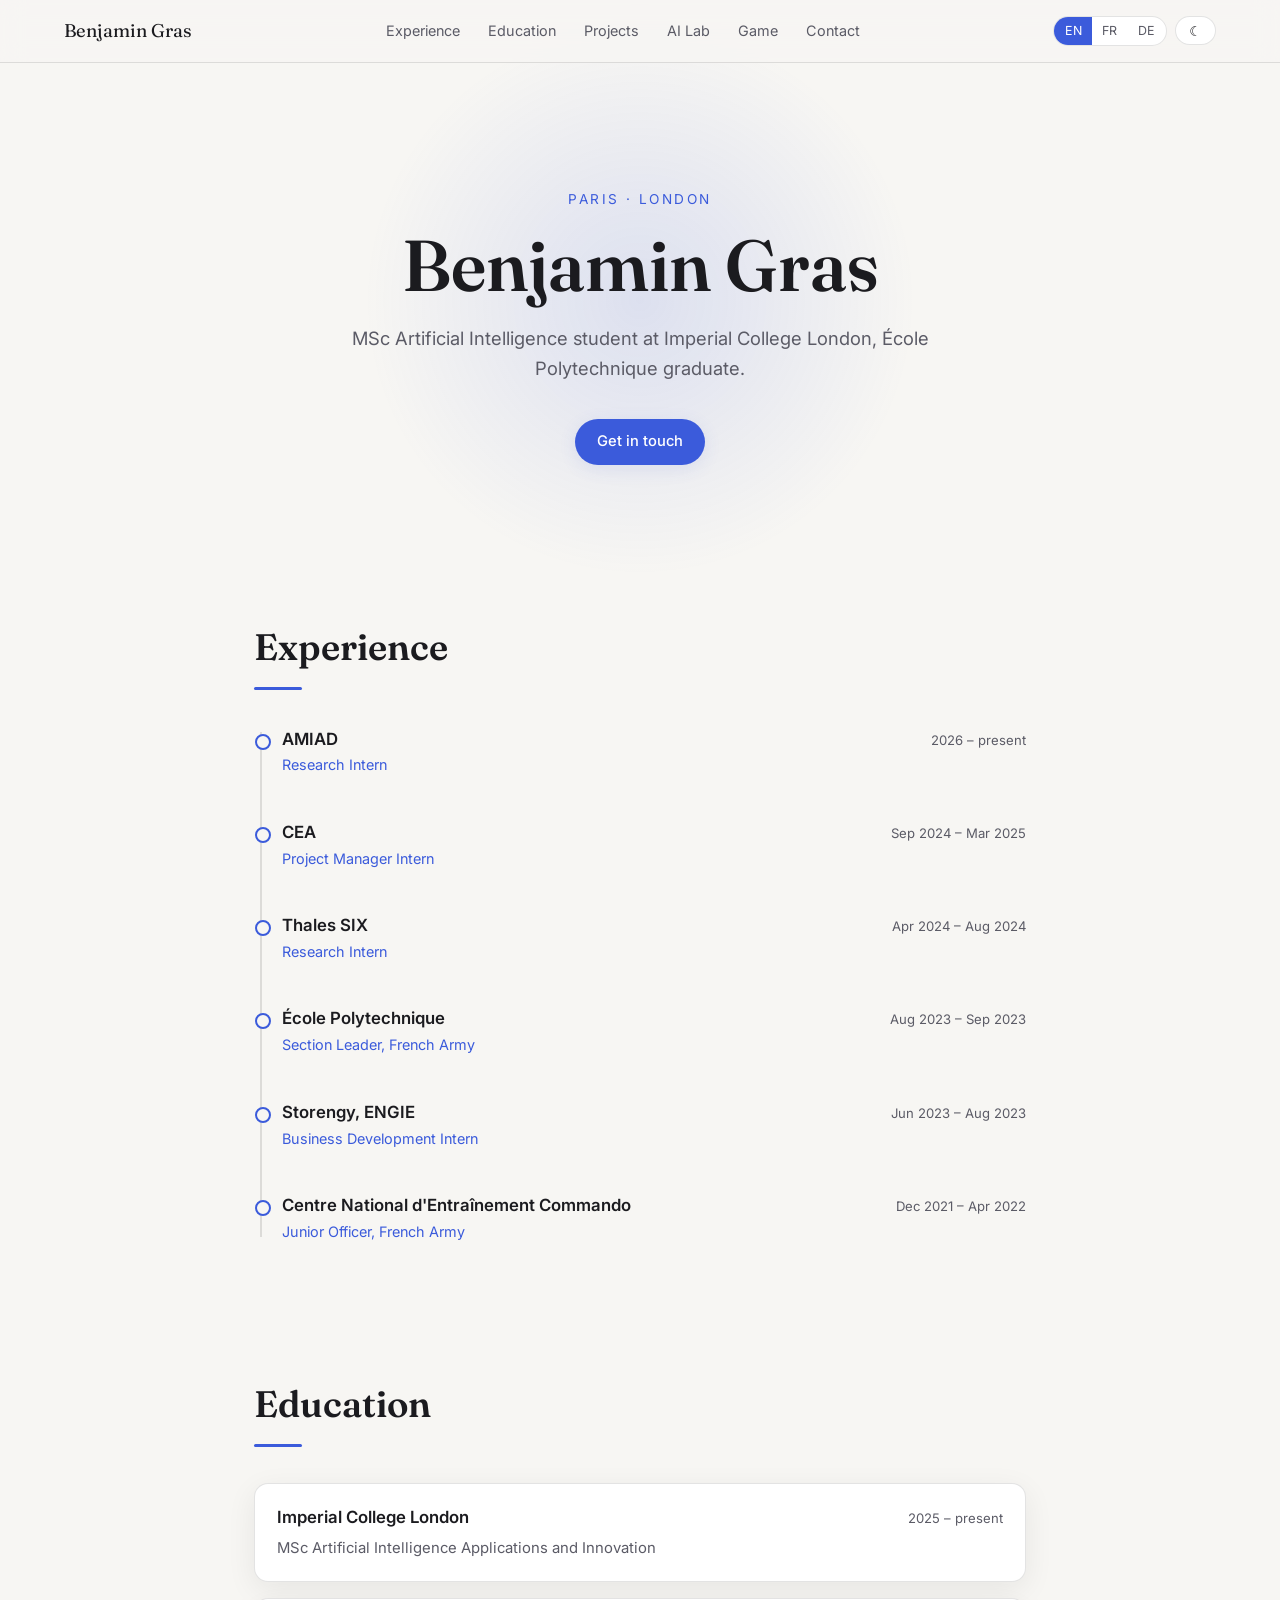
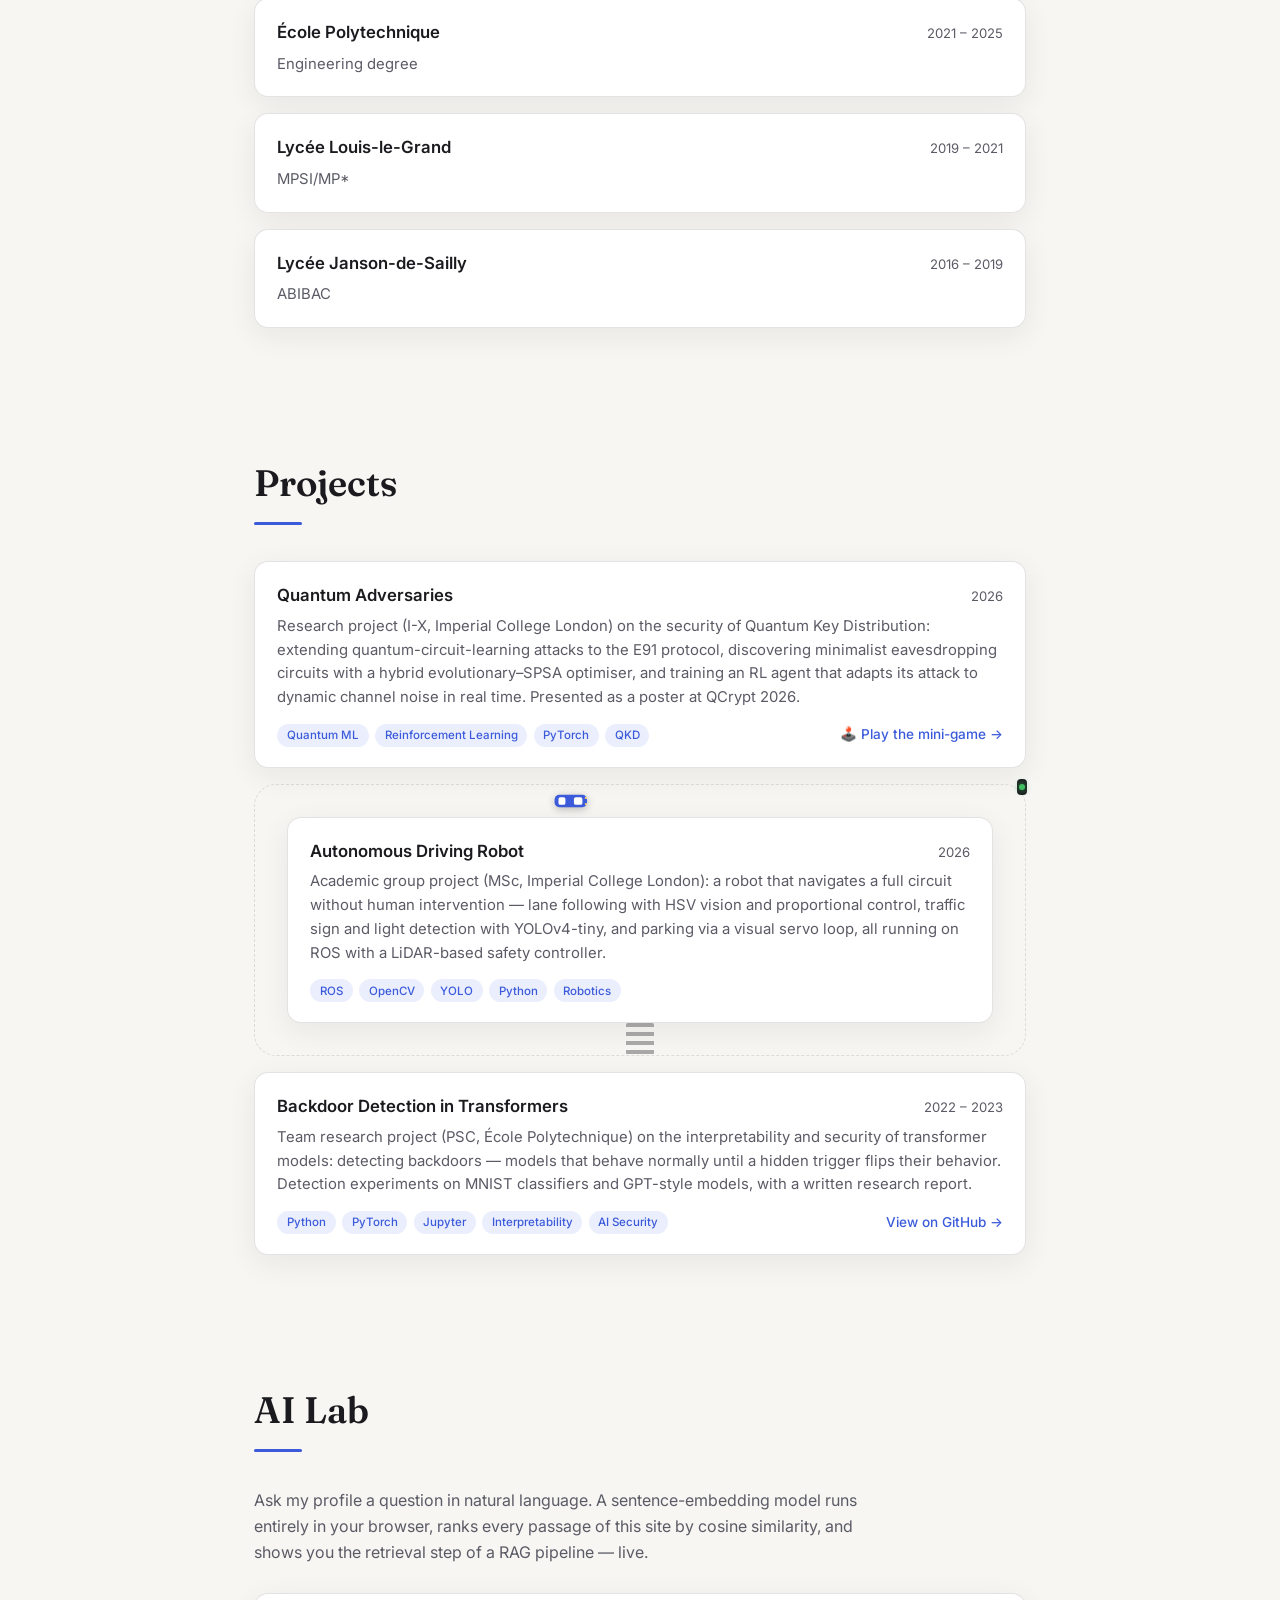
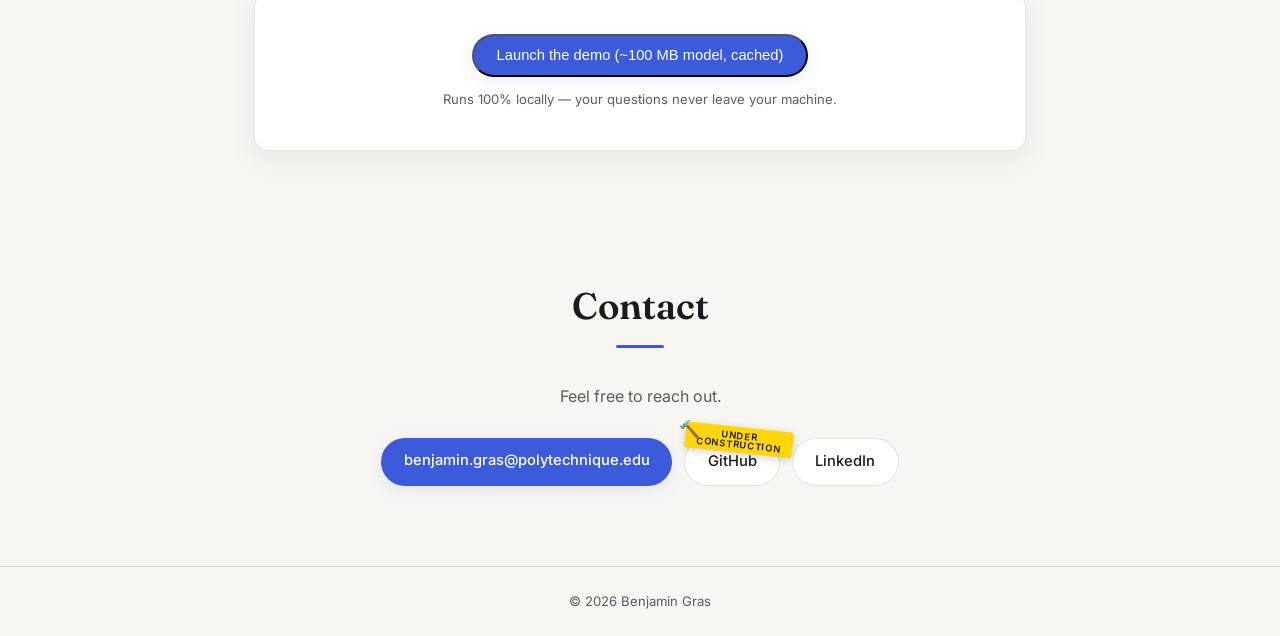
<file: index.html>
<!DOCTYPE html>
<html lang="en">
<head>
  <meta charset="UTF-8">
  <meta name="viewport" content="width=device-width, initial-scale=1.0">

  <!-- Set the theme before first paint to avoid a flash of the wrong theme. -->
  <script>
    document.documentElement.dataset.theme =
      localStorage.getItem("theme") ||
      (matchMedia("(prefers-color-scheme: dark)").matches ? "dark" : "light");
  </script>

  <title>Benjamin Gras — AI Engineer</title>
  <meta name="description" content="Benjamin Gras — AI Engineer. MSc Artificial Intelligence at Imperial College London, École Polytechnique graduate.">

  <!-- Canonical URL of the site. -->
  <link rel="canonical" href="https://benj-admin.github.io/">

  <!-- Open Graph (LinkedIn, Slack, WhatsApp, iMessage, Discord…) -->
  <meta property="og:type" content="website">
  <meta property="og:title" content="Benjamin Gras — AI Engineer">
  <meta property="og:description" content="AI Engineer. MSc Artificial Intelligence at Imperial College London, École Polytechnique graduate. Try the in-browser AI Lab.">
  <meta property="og:url" content="https://benj-admin.github.io/">
  <meta property="og:locale" content="en_GB">
  <meta property="og:image" content="https://benj-admin.github.io/assets/og-image.jpg">
  <meta property="og:image:width" content="1200">
  <meta property="og:image:height" content="630">
  <meta property="og:image:alt" content="Benjamin Gras — Artificial Intelligence">

  <!-- Twitter/X card -->
  <meta name="twitter:card" content="summary_large_image">
  <meta name="twitter:title" content="Benjamin Gras — AI Engineer">
  <meta name="twitter:description" content="AI Engineer. MSc Artificial Intelligence at Imperial College London, École Polytechnique graduate.">
  <meta name="twitter:image" content="https://benj-admin.github.io/assets/og-image.jpg">

  <!-- Browser UI color on mobile -->
  <meta name="theme-color" content="#f7f6f3" media="(prefers-color-scheme: light)">
  <meta name="theme-color" content="#101014" media="(prefers-color-scheme: dark)">

  <link rel="preconnect" href="https://fonts.googleapis.com">
  <link rel="preconnect" href="https://fonts.gstatic.com" crossorigin>
  <link href="https://fonts.googleapis.com/css2?family=Fraunces:opsz,wght@9..144,500;9..144,600&family=Inter:wght@400;500;600&display=swap" rel="stylesheet">
  <link rel="stylesheet" href="css/style.css">
  <link rel="icon" href="data:image/svg+xml,<svg xmlns='http://www.w3.org/2000/svg' viewBox='0 0 100 100'><rect width='100' height='100' rx='24' fill='%233b5bdb'/><text x='50' y='69' font-family='Georgia, serif' font-size='56' font-weight='700' fill='white' text-anchor='middle'>BG</text></svg>">

  <!-- Structured data: helps Google link this site to you (Knowledge Graph). -->
  <script type="application/ld+json">
  {
    "@context": "https://schema.org",
    "@type": "Person",
    "name": "Benjamin Gras",
    "url": "https://benj-admin.github.io/",
    "jobTitle": "AI Engineer",
    "alumniOf": ["École Polytechnique", "Imperial College London"],
    "knowsLanguage": ["en", "fr", "de"],
    "sameAs": [
      "https://www.linkedin.com/in/benjamin-gras-37bb97239/",
      "https://github.com/Benj-admin"
    ]
  }
  </script>
</head>
<body>
  <div class="cursor-glow" aria-hidden="true"></div>

  <header class="nav">
    <a href="#top" class="nav-name">Benjamin Gras</a>
    <nav class="nav-links" id="nav-links">
      <a href="#experience" data-i18n="nav.experience">Experience</a>
      <a href="#education" data-i18n="nav.education">Education</a>
      <a href="#projects" data-i18n="nav.projects">Projects</a>
      <a href="#lab" data-i18n="nav.lab">AI Lab</a>
      <a href="game.html" data-i18n="nav.game">Game</a>
      <a href="#contact" data-i18n="nav.contact">Contact</a>
    </nav>
    <div class="nav-actions">
      <div class="lang-switch" id="lang-switch" role="group" aria-label="Language">
        <button data-lang="en">EN</button>
        <button data-lang="fr">FR</button>
        <button data-lang="de">DE</button>
      </div>
      <button id="theme-toggle" class="pill" aria-label="Toggle theme">☾</button>
      <button id="nav-toggle" class="pill nav-burger" aria-label="Menu" aria-expanded="false" aria-controls="nav-links">☰</button>
    </div>
  </header>

  <main id="top">
    <section class="hero">
      <p class="hero-kicker reveal" data-i18n="hero.kicker">Paris · London</p>
      <h1 class="hero-title reveal">Benjamin Gras</h1>
      <p class="hero-sub reveal" data-i18n="hero.sub">
        MSc Artificial Intelligence student at Imperial College London,
        École Polytechnique graduate.
      </p>
      <div class="hero-cta reveal">
        <a href="#contact" class="btn btn-primary" data-i18n="hero.cta1">Get in touch</a>
      </div>
    </section>

    <section id="experience" class="section">
      <h2 class="section-title reveal" data-i18n="sec.experience">Experience</h2>
      <div class="timeline" id="experience-list"></div>
    </section>

    <section id="education" class="section">
      <h2 class="section-title reveal" data-i18n="sec.education">Education</h2>
      <div class="cards" id="education-list"></div>
    </section>

    <section id="projects" class="section">
      <h2 class="section-title reveal" data-i18n="sec.projects">Projects</h2>
      <div class="cards" id="projects-list"></div>
    </section>

    <section id="lab" class="section">
      <h2 class="section-title reveal" data-i18n="sec.lab">AI Lab</h2>
      <p class="lab-intro reveal" data-i18n="lab.intro">
        Ask my profile a question in natural language. A sentence-embedding model
        runs entirely in your browser, ranks every passage of this site by cosine
        similarity, and shows you the retrieval step of a RAG pipeline — live.
      </p>
      <div class="lab-box reveal">
        <div id="lab-start">
          <button id="lab-load" class="btn btn-primary" data-i18n="lab.load">Launch the demo (~100 MB model, cached)</button>
          <p class="lab-note" data-i18n="lab.note">Runs 100% locally — your questions never leave your machine.</p>
        </div>
        <div id="lab-progress" hidden>
          <div class="progress"><div class="progress-fill" id="lab-progress-fill"></div></div>
          <p class="lab-note" id="lab-progress-text"></p>
        </div>
        <div id="lab-ui" hidden>
          <div class="lab-pipeline">
            <span class="pstep" data-i18n="lab.step1">1 · Embed question</span>
            <span class="pstep" data-i18n="lab.step2">2 · Similarity scoring</span>
            <span class="pstep" data-i18n="lab.step3">3 · Top passages</span>
          </div>
          <div class="score-modes">
            <span class="lab-note" data-i18n="lab.mode">Retrieval strategy:</span>
            <button class="score-mode active" data-mode="cos" type="button" data-i18n="lab.mode.cos">Pooled cosine</button>
            <button class="score-mode" data-mode="maxsim" type="button" data-i18n="lab.mode.maxsim">Late interaction (MaxSim)</button>
          </div>
          <form id="lab-form">
            <input id="lab-input" type="text" autocomplete="off"
                   data-i18n-ph="lab.placeholder" placeholder="Ask about my profile, in English, French or German…">
            <button class="btn btn-primary" type="submit" data-i18n="lab.ask">Search</button>
          </form>
          <div class="lab-chips">
            <button class="chip" type="button">Have you worked on satellites?</button>
            <button class="chip" type="button">Que faites-vous en ce moment ?</button>
            <button class="chip" type="button">Haben Sie militärische Erfahrung?</button>
            <button class="chip" type="button">How can I contact you?</button>
          </div>
          <div id="lab-results"></div>
        </div>
      </div>
    </section>

    <section id="contact" class="section contact">
      <h2 class="section-title reveal" data-i18n="sec.contact">Contact</h2>
      <p class="reveal" data-i18n="contact.text">Feel free to reach out.</p>
      <div class="contact-links reveal">
        <a class="btn btn-primary" href="mailto:benjamin.gras@polytechnique.edu?subject=%5BSite%20web%5D%20Contact">benjamin.gras@polytechnique.edu</a>
        <a class="btn btn-ghost btn-wip" href="https://github.com/Benj-admin" target="_blank" rel="noopener">
          GitHub
          <span class="wip-badge">
            <span class="wip-ribbon" data-i18n="contact.wip">Under construction</span>
            <span class="wip-hammer" aria-hidden="true">🔨</span>
          </span>
        </a>
        <a class="btn btn-ghost" href="https://www.linkedin.com/in/benjamin-gras-37bb97239/" target="_blank" rel="noopener">LinkedIn</a>
      </div>
    </section>
  </main>

  <footer class="footer">
    <span>© 2026 Benjamin Gras</span>
  </footer>

  <!-- Shown only when printing: a QR code back to the live site (built in common.js). -->
  <div class="print-card" id="print-card" aria-hidden="true"></div>

  <script src="js/data.js"></script>
  <script src="js/qrcode.min.js"></script>
  <script src="js/common.js"></script>
  <script src="js/main.js"></script>
  <script src="js/rag.js"></script>
</body>
</html>
</file>
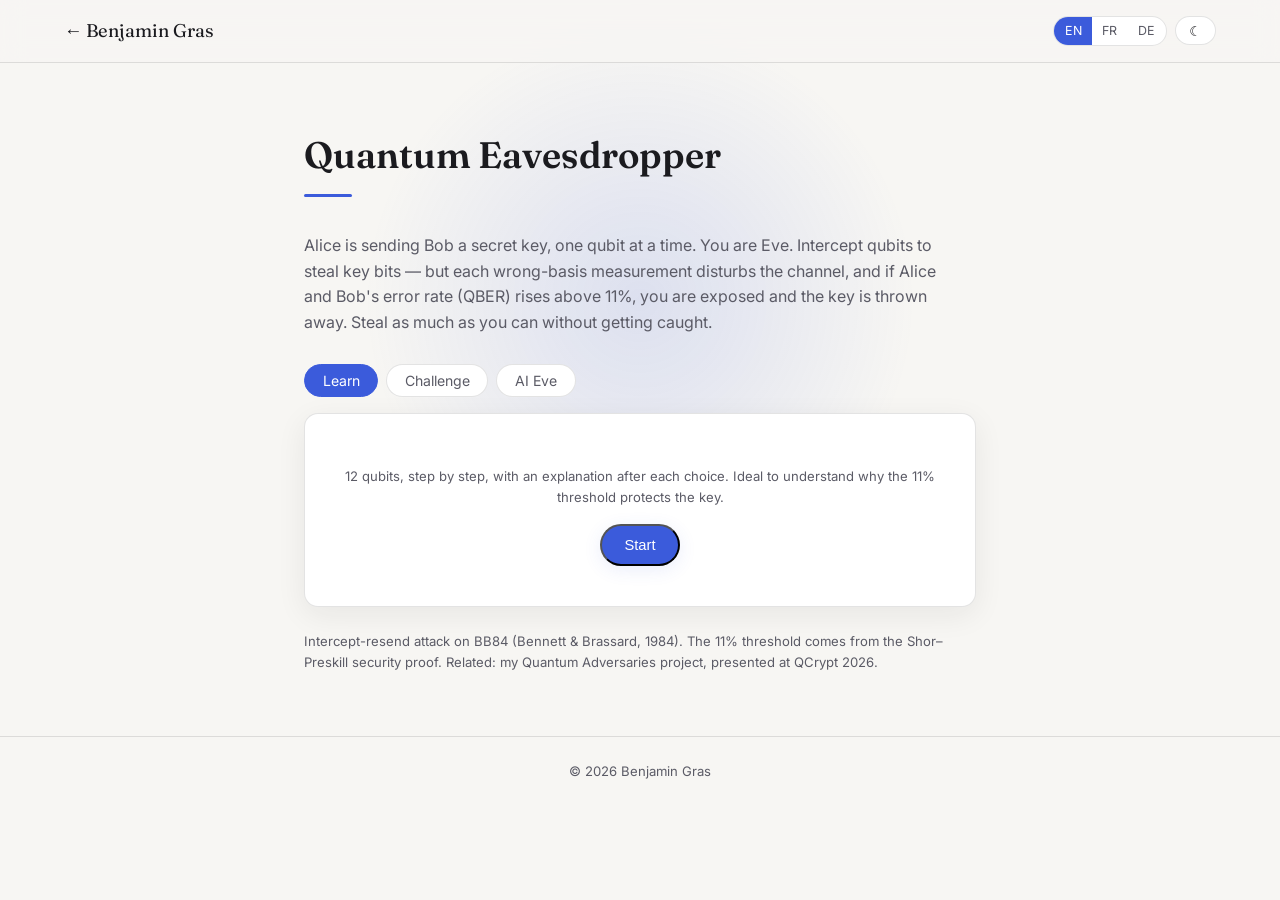
<file: game.html>
<!DOCTYPE html>
<html lang="en">
<head>
  <meta charset="UTF-8">
  <meta name="viewport" content="width=device-width, initial-scale=1.0">

  <!-- Set the theme before first paint to avoid a flash of the wrong theme. -->
  <script>
    document.documentElement.dataset.theme =
      localStorage.getItem("theme") ||
      (matchMedia("(prefers-color-scheme: dark)").matches ? "dark" : "light");
  </script>

  <title>Quantum Eavesdropper — Benjamin Gras</title>
  <meta name="description" content="Play Eve against the BB84 quantum key distribution protocol — then watch an AI learn the optimal attack.">
  <meta name="theme-color" content="#f7f6f3" media="(prefers-color-scheme: light)">
  <meta name="theme-color" content="#101014" media="(prefers-color-scheme: dark)">
  <link rel="preconnect" href="https://fonts.googleapis.com">
  <link rel="preconnect" href="https://fonts.gstatic.com" crossorigin>
  <link href="https://fonts.googleapis.com/css2?family=Fraunces:opsz,wght@9..144,500;9..144,600&family=Inter:wght@400;500;600&display=swap" rel="stylesheet">
  <link rel="stylesheet" href="css/style.css">
  <link rel="icon" href="data:image/svg+xml,<svg xmlns='http://www.w3.org/2000/svg' viewBox='0 0 100 100'><rect width='100' height='100' rx='24' fill='%233b5bdb'/><text x='50' y='69' font-family='Georgia, serif' font-size='56' font-weight='700' fill='white' text-anchor='middle'>BG</text></svg>">
</head>
<body>
  <div class="cursor-glow" aria-hidden="true"></div>

  <header class="nav">
    <a href="index.html" class="nav-name">← Benjamin Gras</a>
    <div class="nav-actions">
      <div class="lang-switch" id="lang-switch" role="group" aria-label="Language">
        <button data-lang="en">EN</button>
        <button data-lang="fr">FR</button>
        <button data-lang="de">DE</button>
      </div>
      <button id="theme-toggle" class="pill" aria-label="Toggle theme">☾</button>
    </div>
  </header>

  <main>
    <section class="section game-head">
      <h1 class="section-title">Quantum Eavesdropper</h1>
      <p class="lab-intro" data-g="intro"></p>

      <div class="tabs">
        <button class="tab active" data-tab="learn" data-g="tab.learn"></button>
        <button class="tab" data-tab="challenge" data-g="tab.challenge"></button>
        <button class="tab" data-tab="ai" data-g="tab.ai"></button>
      </div>

      <!-- Learn + Challenge share the play area -->
      <div id="panel-play" class="lab-box">
        <div id="play-start">
          <p class="lab-note" id="mode-desc"></p>
          <button class="btn btn-primary" id="btn-start" data-g="btn.start"></button>
        </div>

        <div id="play-area" hidden>
          <div class="hud">
            <div class="hud-item"><span data-g="hud.qubit"></span> <b id="hud-count">1/12</b></div>
            <div class="hud-item"><span data-g="hud.stolen"></span> <b id="hud-stolen">0</b></div>
            <div class="hud-item hud-risk">
              <span data-g="hud.risk"></span> <b id="hud-risk">0%</b>
              <div class="risk-bar"><div class="risk-fill" id="risk-fill"></div><div class="risk-threshold"></div></div>
            </div>
          </div>

          <div class="qubit-stage">
            <div class="qubit" id="qubit">|ψ⟩</div>
          </div>

          <div class="actions">
            <button class="btn btn-ghost act" id="act-pass"><span data-g="act.pass"></span><kbd>1</kbd></button>
            <button class="btn btn-ghost act" id="act-z"><span data-g="act.z"></span><kbd>2</kbd></button>
            <button class="btn btn-ghost act" id="act-x"><span data-g="act.x"></span><kbd>3</kbd></button>
          </div>

          <p class="feedback" id="feedback"></p>
          <button class="btn btn-primary" id="btn-next" data-g="btn.next" hidden></button>
        </div>

        <div id="play-end" hidden>
          <h3 data-g="end.title"></h3>
          <ul class="end-stats">
            <li><span data-g="end.sifted"></span> <b id="end-sifted"></b></li>
            <li><span data-g="end.qber"></span> <b id="end-qber"></b></li>
          </ul>
          <p class="verdict" id="verdict"></p>
          <p class="lab-note"><span data-g="end.high"></span> <b id="end-high">0</b></p>
          <button class="btn btn-primary" id="btn-replay" data-g="btn.replay"></button>
        </div>
      </div>

      <!-- AI panel -->
      <div id="panel-ai" class="lab-box" hidden>
        <p class="lab-note" data-g="ai.desc"></p>
        <button class="btn btn-primary" id="btn-train" data-g="ai.train"></button>
        <div id="ai-area" hidden>
          <div class="hud">
            <div class="hud-item"><span data-g="ai.episode"></span> <b id="ai-episode">0</b></div>
            <div class="hud-item"><span data-g="ai.bestp"></span> <b id="ai-bestp">–</b></div>
            <div class="hud-item"><span data-g="ai.max"></span> <b id="ai-max">44%</b></div>
            <div class="hud-item"><span data-g="ai.haul"></span> <b id="ai-haul">–</b></div>
            <div class="hud-item"><span data-g="ai.score"></span> <b id="ai-score">–</b></div>
          </div>
          <canvas id="ai-curve" height="140"></canvas>
          <p class="feedback" id="ai-result"></p>
        </div>
      </div>

      <p class="lab-note game-foot" data-g="foot"></p>
    </section>
  </main>

  <footer class="footer">
    <span>© 2026 Benjamin Gras</span>
  </footer>

  <!-- Shown only when printing: a QR code back to the live site (built in common.js). -->
  <div class="print-card" id="print-card" aria-hidden="true"></div>

  <script src="js/qrcode.min.js"></script>
  <script src="js/common.js"></script>
  <script src="js/game.js"></script>
</body>
</html>
</file>
<file: css/style.css>
/* ---------- Design tokens ---------- */
:root {
  --bg: #f7f6f3;
  --bg-elev: #ffffff;
  --text: #1b1b1f;
  --text-soft: #5b5b66;
  --accent: #3b5bdb;
  --accent-soft: rgba(59, 91, 219, 0.10);
  --line: rgba(27, 27, 31, 0.12);
  --glow: rgba(59, 91, 219, 0.14);
  --shadow: 0 8px 30px rgba(27, 27, 31, 0.07);
  --font-display: "Fraunces", Georgia, serif;
  --font-body: "Inter", system-ui, sans-serif;
}

[data-theme="dark"] {
  --bg: #101014;
  --bg-elev: #18181f;
  --text: #ececf1;
  --text-soft: #9d9dab;
  --accent: #7b96ff;
  --accent-soft: rgba(123, 150, 255, 0.12);
  --line: rgba(236, 236, 241, 0.12);
  --glow: rgba(123, 150, 255, 0.10);
  --shadow: 0 8px 30px rgba(0, 0, 0, 0.4);
}

* { margin: 0; padding: 0; box-sizing: border-box; }

html { scroll-behavior: smooth; }

body {
  background: var(--bg);
  color: var(--text);
  font-family: var(--font-body);
  line-height: 1.6;
  transition: background 0.4s ease, color 0.4s ease;
  overflow-x: hidden;
}

/* ---------- Cursor glow ---------- */
.cursor-glow {
  position: fixed;
  top: 0; left: 0;
  width: 600px; height: 600px;
  border-radius: 50%;
  background: radial-gradient(circle, var(--glow) 0%, transparent 65%);
  pointer-events: none;
  transform: translate(-50%, -50%);
  z-index: 0;
  transition: opacity 0.5s ease;
}

@media (hover: none), (prefers-reduced-motion: reduce) {
  .cursor-glow { display: none; }
}

/* ---------- Nav ---------- */
.nav {
  position: sticky;
  top: 0;
  z-index: 10;
  display: flex;
  align-items: center;
  justify-content: space-between;
  gap: 1rem;
  padding: 1rem clamp(1.25rem, 5vw, 4rem);
  background: color-mix(in srgb, var(--bg) 80%, transparent);
  backdrop-filter: blur(12px);
  border-bottom: 1px solid var(--line);
}

.nav-name {
  font-family: var(--font-display);
  font-size: 1.15rem;
  color: var(--text);
  text-decoration: none;
}

.nav-links {
  display: flex;
  gap: clamp(0.75rem, 2.5vw, 1.75rem);
}

.nav-links a {
  color: var(--text-soft);
  text-decoration: none;
  font-size: 0.9rem;
  transition: color 0.2s ease;
}

.nav-links a:hover { color: var(--accent); }

.nav-actions { display: flex; gap: 0.5rem; align-items: center; }

.lang-switch {
  display: flex;
  border: 1px solid var(--line);
  background: var(--bg-elev);
  border-radius: 999px;
  overflow: hidden;
}

.lang-switch button {
  border: none;
  background: transparent;
  color: var(--text-soft);
  font-family: var(--font-body);
  font-size: 0.78rem;
  padding: 0.4rem 0.65rem;
  cursor: pointer;
  transition: background 0.2s ease, color 0.2s ease;
}

.lang-switch button:hover { color: var(--accent); }

.lang-switch button.active {
  background: var(--accent);
  color: #fff;
}

.pill {
  border: 1px solid var(--line);
  background: var(--bg-elev);
  color: var(--text);
  border-radius: 999px;
  padding: 0.35rem 0.85rem;
  font-size: 0.85rem;
  font-family: var(--font-body);
  cursor: pointer;
  transition: border-color 0.2s ease, transform 0.15s ease;
}

.pill:hover { border-color: var(--accent); transform: translateY(-1px); }

.nav-burger { display: none; }

@media (max-width: 640px) {
  .nav-burger { display: inline-flex; align-items: center; }

  .nav-links {
    display: none;
    position: absolute;
    top: 100%;
    left: 0;
    right: 0;
    flex-direction: column;
    gap: 0;
    padding: 0.5rem clamp(1.25rem, 5vw, 4rem) 1rem;
    background: color-mix(in srgb, var(--bg) 94%, transparent);
    backdrop-filter: blur(12px);
    border-bottom: 1px solid var(--line);
    box-shadow: var(--shadow);
  }

  .nav.open .nav-links { display: flex; }

  .nav-links a {
    padding: 0.7rem 0;
    font-size: 1rem;
    border-bottom: 1px solid var(--line);
  }

  .nav-links a:last-child { border-bottom: none; }
}

/* ---------- Hero ---------- */
.hero {
  position: relative;
  z-index: 1;
  max-width: 820px;
  margin: 0 auto;
  padding: clamp(5rem, 14vh, 9rem) 1.5rem clamp(4rem, 10vh, 7rem);
  text-align: center;
}

.hero-kicker {
  color: var(--accent);
  font-size: 0.85rem;
  letter-spacing: 0.18em;
  text-transform: uppercase;
  margin-bottom: 1rem;
}

.hero-title {
  font-family: var(--font-display);
  font-size: clamp(2.6rem, 7vw, 4.5rem);
  font-weight: 600;
  line-height: 1.08;
  margin-bottom: 1.25rem;
}

.hero-sub {
  color: var(--text-soft);
  font-size: clamp(1rem, 2vw, 1.15rem);
  max-width: 620px;
  margin: 0 auto 2.25rem;
}

.hero-cta { display: flex; gap: 0.75rem; justify-content: center; flex-wrap: wrap; }

.btn {
  display: inline-block;
  padding: 0.7rem 1.4rem;
  border-radius: 999px;
  text-decoration: none;
  font-size: 0.92rem;
  font-weight: 500;
  transition: transform 0.15s ease, box-shadow 0.2s ease, background 0.2s ease;
}

.btn:hover { transform: translateY(-2px); }

.btn-primary {
  background: var(--accent);
  color: #fff;
  box-shadow: 0 4px 18px var(--accent-soft);
}

.btn-ghost {
  border: 1px solid var(--line);
  color: var(--text);
  background: var(--bg-elev);
}

.btn-ghost:hover { border-color: var(--accent); }

/* ---------- Sections ---------- */
.section {
  position: relative;
  z-index: 1;
  max-width: 820px;
  margin: 0 auto;
  padding: clamp(2.5rem, 7vh, 4.5rem) 1.5rem;
}

.section-title {
  font-family: var(--font-display);
  font-size: clamp(1.7rem, 4vw, 2.3rem);
  font-weight: 600;
  margin-bottom: 2.25rem;
}

.section-title::after {
  content: "";
  display: block;
  width: 3rem;
  height: 3px;
  border-radius: 2px;
  background: var(--accent);
  margin-top: 0.6rem;
}

/* ---------- Timeline ---------- */
.timeline {
  position: relative;
  padding-left: 1.75rem;
}

.timeline::before {
  content: "";
  position: absolute;
  left: 6px;
  top: 6px;
  bottom: 6px;
  width: 2px;
  background: var(--line);
}

.timeline-item {
  position: relative;
  padding-bottom: 2.25rem;
}

.timeline-item:last-child { padding-bottom: 0; }

.timeline-item::before {
  content: "";
  position: absolute;
  left: calc(-1.75rem + 1px);
  top: 8px;
  width: 12px; height: 12px;
  border-radius: 50%;
  background: var(--bg);
  border: 2.5px solid var(--accent);
  transition: background 0.3s ease;
}

.timeline-item:hover::before { background: var(--accent); }

.ti-meta {
  display: flex;
  justify-content: space-between;
  align-items: baseline;
  gap: 1rem;
  flex-wrap: wrap;
}

.ti-org { font-weight: 600; font-size: 1.05rem; }

a.ti-org {
  color: inherit;
  text-decoration: none;
  border-bottom: 1px dashed transparent;
  transition: color 0.2s ease, border-color 0.2s ease;
}

a.ti-org:hover {
  color: var(--accent);
  border-bottom-color: var(--accent);
}

.ti-date {
  color: var(--text-soft);
  font-size: 0.82rem;
  white-space: nowrap;
}

.ti-role {
  color: var(--accent);
  font-size: 0.9rem;
  margin-bottom: 0.4rem;
}

.ti-desc {
  color: var(--text-soft);
  font-size: 0.93rem;
}

.ti-desc li { margin-left: 1.1rem; margin-top: 0.2rem; }

/* ---------- Education cards ---------- */
.cards {
  display: grid;
  gap: 1rem;
}

.card {
  background: var(--bg-elev);
  border: 1px solid var(--line);
  border-radius: 14px;
  padding: 1.25rem 1.4rem;
  box-shadow: var(--shadow);
  transition: transform 0.2s ease, border-color 0.2s ease;
}

.card:hover { transform: translateY(-3px); border-color: var(--accent); }

.card .ti-meta { margin-bottom: 0.15rem; }

.card .ti-desc { margin-top: 0.35rem; }

/* ---------- Projects ---------- */
.proj-foot {
  display: flex;
  justify-content: space-between;
  align-items: center;
  gap: 0.75rem;
  flex-wrap: wrap;
  margin-top: 0.85rem;
}

.tags { display: flex; gap: 0.4rem; flex-wrap: wrap; }

.tag {
  font-size: 0.72rem;
  padding: 0.15rem 0.6rem;
  border-radius: 999px;
  background: var(--accent-soft);
  color: var(--accent);
  font-weight: 500;
}

.proj-link {
  color: var(--accent);
  text-decoration: none;
  font-size: 0.85rem;
  font-weight: 500;
  white-space: nowrap;
  transition: transform 0.15s ease;
  display: inline-block;
}

.proj-link:hover { transform: translateX(3px); }

/* ---------- Car animation (robotics card) ---------- */
.card-carwrap {
  position: relative;
  padding: 32px;
  border: 1px dashed var(--line);
  border-radius: 22px;
}

.card-carwrap .card { position: relative; z-index: 1; }

.car-track {
  position: absolute;
  inset: 0;
  pointer-events: none;
  z-index: 0;
}

.car {
  position: absolute;
  top: 0;
  left: 0;
  offset-rotate: auto;
  offset-distance: 0%;
  filter: drop-shadow(0 2px 4px rgba(0, 0, 0, 0.25));
}

.car-body { fill: var(--accent); }
.car-window { fill: var(--bg-elev); }
.car-light { fill: #ffd76b; }

.tlight {
  position: absolute;
  width: 10px;
  height: 16px;
  border-radius: 4px;
  background: var(--text);
  transform: translate(8px, -22px);
  display: flex;
  align-items: center;
  justify-content: center;
}

.tlight-dot {
  width: 6px;
  height: 6px;
  border-radius: 50%;
}

.tlight.green .tlight-dot { background: #3fbf5f; box-shadow: 0 0 7px #3fbf5f; }
.tlight.red .tlight-dot { background: #e04545; box-shadow: 0 0 7px #e04545; }

.crosswalk {
  position: absolute;
  width: 28px;
  height: 32px;
  background: repeating-linear-gradient(
    to bottom,
    color-mix(in srgb, var(--text) 35%, transparent) 0 4px,
    transparent 4px 9px
  );
  border-radius: 2px;
}

.ped {
  position: absolute;
  font-size: 15px;
  line-height: 1;
  z-index: 0;
  pointer-events: none;
  filter: drop-shadow(0 1px 2px rgba(0, 0, 0, 0.3));
}

@supports not (offset-path: path("M 0 0 H 10")) {
  .car-track { display: none; }
  .card-carwrap { padding: 0; border: none; }
}

/* ---------- AI Lab ---------- */
.lab-intro {
  color: var(--text-soft);
  max-width: 640px;
  margin-bottom: 1.75rem;
}

.lab-box {
  background: var(--bg-elev);
  border: 1px solid var(--line);
  border-radius: 14px;
  padding: 1.5rem;
  box-shadow: var(--shadow);
}

#lab-start { text-align: center; padding: 1rem 0; }

.lab-note {
  color: var(--text-soft);
  font-size: 0.82rem;
  margin-top: 0.75rem;
}

.progress {
  height: 8px;
  border-radius: 999px;
  background: var(--accent-soft);
  overflow: hidden;
}

.progress-fill {
  height: 100%;
  width: 0%;
  border-radius: 999px;
  background: var(--accent);
  transition: width 0.3s ease;
}

.lab-pipeline {
  display: flex;
  gap: 0.5rem;
  flex-wrap: wrap;
  margin-bottom: 1rem;
}

.pstep {
  font-size: 0.78rem;
  padding: 0.3rem 0.75rem;
  border-radius: 999px;
  border: 1px solid var(--line);
  color: var(--text-soft);
  transition: all 0.3s ease;
}

.pstep.active {
  border-color: var(--accent);
  color: var(--accent);
  background: var(--accent-soft);
}

.score-modes {
  display: flex;
  align-items: center;
  gap: 0.5rem;
  flex-wrap: wrap;
  margin-bottom: 1rem;
}

.score-modes .lab-note { margin: 0; }

.score-mode {
  font-size: 0.78rem;
  font-family: var(--font-body);
  padding: 0.3rem 0.75rem;
  border-radius: 999px;
  border: 1px solid var(--line);
  background: transparent;
  color: var(--text-soft);
  cursor: pointer;
  transition: all 0.2s ease;
}

.score-mode:hover { border-color: var(--accent); color: var(--accent); }

.score-mode.active {
  background: var(--accent-soft);
  border-color: var(--accent);
  color: var(--accent);
}

.lab-result-score b { font-weight: 400; }

.lab-result-score .score-on { font-weight: 600; color: var(--accent); }

#lab-form {
  display: flex;
  gap: 0.5rem;
  flex-wrap: wrap;
}

#lab-input {
  flex: 1;
  min-width: 200px;
  padding: 0.65rem 1rem;
  border-radius: 999px;
  border: 1px solid var(--line);
  background: var(--bg);
  color: var(--text);
  font-family: var(--font-body);
  font-size: 0.92rem;
  outline: none;
  transition: border-color 0.2s ease;
}

#lab-input:focus { border-color: var(--accent); }

.lab-chips {
  display: flex;
  gap: 0.5rem;
  flex-wrap: wrap;
  margin-top: 0.85rem;
}

.chip {
  font-size: 0.8rem;
  font-family: var(--font-body);
  padding: 0.35rem 0.8rem;
  border-radius: 999px;
  border: 1px dashed var(--line);
  background: transparent;
  color: var(--text-soft);
  cursor: pointer;
  transition: all 0.2s ease;
}

.chip:hover { border-color: var(--accent); color: var(--accent); }

#lab-results { margin-top: 1.25rem; display: grid; gap: 0.75rem; }

.lab-result {
  border: 1px solid var(--line);
  border-radius: 12px;
  padding: 0.9rem 1.1rem;
  animation: result-in 0.5s cubic-bezier(0.22, 1, 0.36, 1) both;
  animation-delay: var(--delay, 0s);
}

@keyframes result-in {
  from { opacity: 0; transform: translateY(14px); }
  to { opacity: 1; transform: none; }
}

.lab-result-head {
  display: flex;
  justify-content: space-between;
  gap: 0.5rem;
  flex-wrap: wrap;
  margin-bottom: 0.35rem;
}

.lab-result-tag {
  font-size: 0.75rem;
  font-weight: 600;
  color: var(--accent);
  text-transform: uppercase;
  letter-spacing: 0.06em;
}

.lab-result-score {
  font-size: 0.78rem;
  color: var(--text-soft);
  font-variant-numeric: tabular-nums;
}

.lab-result p { font-size: 0.9rem; color: var(--text-soft); }

.score-bar {
  height: 5px;
  border-radius: 999px;
  background: var(--accent-soft);
  margin-top: 0.6rem;
  overflow: hidden;
}

.score-fill {
  height: 100%;
  border-radius: 999px;
  background: var(--accent);
  transition: width 0.8s cubic-bezier(0.22, 1, 0.36, 1);
}

/* ---------- Contact ---------- */
.contact { text-align: center; padding-bottom: 5rem; }

.contact .section-title::after { margin-inline: auto; }

.contact p { color: var(--text-soft); margin-bottom: 1.75rem; }

.contact-links {
  display: flex;
  gap: 0.75rem;
  justify-content: center;
  flex-wrap: wrap;
}

/* ---------- "Under construction" badge (GitHub button) ---------- */
.btn-wip { position: relative; }

/* The badge wraps ribbon + hammer and shrink-wraps to the ribbon, so the
   hammer can anchor to the ribbon's left edge and track it in every language
   (the ribbon is shorter in FR/DE than in EN). */
.wip-badge {
  position: absolute;
  top: -0.75rem;
  right: -0.9rem;
  pointer-events: none;
}

.wip-ribbon {
  display: inline-block;
  background: #ffd60a;
  color: #1b1b1f;
  font-size: 0.58rem;
  font-weight: 600;
  letter-spacing: 0.08em;
  text-transform: uppercase;
  line-height: 1;
  padding: 0.22rem 0.5rem;
  border-radius: 3px;
  transform: rotate(6deg);
  box-shadow: 0 2px 8px rgba(0, 0, 0, 0.18);
}

.wip-hammer {
  position: absolute;
  top: -0.35rem;
  left: -0.4rem; /* left edge of the ribbon, whatever its width */
  font-size: 1.05rem;
  line-height: 1;
  transform-origin: 20% 80%;
  animation: wip-hammer 1.8s ease-in-out infinite;
}

/* scaleX(-1) mirrors the hammer so it strikes toward the button. */
@keyframes wip-hammer {
  0%, 50%, 100% { transform: scaleX(-1) rotate(0deg); }
  65% { transform: scaleX(-1) rotate(-38deg); }
  78% { transform: scaleX(-1) rotate(10deg); }
}

@media (prefers-reduced-motion: reduce) {
  .wip-hammer { animation: none; }
}

/* ---------- Game (Quantum Eavesdropper) ---------- */
.game-head { max-width: 720px; }

.tabs {
  display: flex;
  gap: 0.5rem;
  margin-bottom: 1rem;
  flex-wrap: wrap;
}

.tab {
  border: 1px solid var(--line);
  background: var(--bg-elev);
  color: var(--text-soft);
  border-radius: 999px;
  padding: 0.45rem 1.1rem;
  font-family: var(--font-body);
  font-size: 0.88rem;
  cursor: pointer;
  transition: all 0.2s ease;
}

.tab:hover { border-color: var(--accent); color: var(--accent); }

.tab.active { background: var(--accent); border-color: var(--accent); color: #fff; }

#play-start { text-align: center; padding: 1rem 0; }

#play-start .lab-note { margin-bottom: 1rem; }

.hud {
  display: flex;
  gap: 1.25rem;
  flex-wrap: wrap;
  align-items: center;
  margin-bottom: 1rem;
  font-size: 0.85rem;
  color: var(--text-soft);
}

.hud-item b { color: var(--text); font-variant-numeric: tabular-nums; }

.hud-risk { flex: 1; min-width: 180px; }

.risk-bar {
  position: relative;
  height: 6px;
  border-radius: 999px;
  background: var(--accent-soft);
  margin-top: 0.3rem;
  overflow: visible;
}

.risk-fill {
  height: 100%;
  width: 0%;
  border-radius: 999px;
  background: var(--accent);
  transition: width 0.25s ease, background 0.25s ease;
}

.risk-fill.danger { background: #d64545; }

.risk-threshold {
  position: absolute;
  top: -3px;
  left: 44%; /* 11% QBER on a 0–25% scale */
  width: 2px;
  height: 12px;
  background: #d64545;
  border-radius: 1px;
}

.qubit-stage {
  display: flex;
  justify-content: center;
  padding: 1.25rem 0;
}

.qubit {
  width: 84px;
  height: 84px;
  border-radius: 50%;
  display: flex;
  align-items: center;
  justify-content: center;
  font-family: var(--font-display);
  font-size: 1.3rem;
  color: var(--accent);
  border: 2px solid var(--accent);
  background: var(--accent-soft);
  box-shadow: 0 0 30px var(--accent-soft);
}

.qubit.pulse { animation: qubit-in 0.45s cubic-bezier(0.22, 1, 0.36, 1); }

@keyframes qubit-in {
  from { transform: translateX(-60px) scale(0.6); opacity: 0; }
  to { transform: none; opacity: 1; }
}

.actions {
  display: flex;
  gap: 0.5rem;
  justify-content: center;
  flex-wrap: wrap;
}

.act kbd {
  margin-left: 0.5rem;
  font-size: 0.7rem;
  border: 1px solid var(--line);
  border-radius: 4px;
  padding: 0.05rem 0.35rem;
  color: var(--text-soft);
}

.feedback {
  min-height: 2.6em;
  margin-top: 1rem;
  font-size: 0.9rem;
  color: var(--text-soft);
}

#btn-next { margin-top: 0.25rem; }

#play-end h3 {
  font-family: var(--font-display);
  margin-bottom: 0.75rem;
}

.end-stats {
  list-style: none;
  margin-bottom: 0.75rem;
  color: var(--text-soft);
  font-size: 0.92rem;
}

.end-stats b { color: var(--text); }

.verdict { font-weight: 600; margin-bottom: 1rem; }

.verdict.bad { color: #d64545; }

#play-end .btn { margin-top: 0.5rem; }

#ai-area { margin-top: 1.25rem; }

#ai-curve {
  width: 100%;
  height: 140px;
  display: block;
  margin-top: 0.5rem;
  border-radius: 8px;
}

.game-foot { margin-top: 1.5rem; }

/* ---------- Footer ---------- */
.footer {
  border-top: 1px solid var(--line);
  text-align: center;
  padding: 1.5rem;
  color: var(--text-soft);
  font-size: 0.82rem;
}

/* ---------- Reveal animations ---------- */
.reveal {
  opacity: 0;
  transform: translateY(22px);
  transition: opacity 0.7s ease, transform 0.7s cubic-bezier(0.22, 1, 0.36, 1);
  transition-delay: var(--delay, 0s);
}

.reveal.visible {
  opacity: 1;
  transform: none;
}

@media (prefers-reduced-motion: reduce) {
  .reveal { opacity: 1; transform: none; transition: none; }
  html { scroll-behavior: auto; }
}

/* ---------- Print: replace the page with a QR card back to the site ---------- */
.print-card { display: none; }

@media print {
  body > *:not(.print-card) { display: none !important; }

  .print-card {
    display: flex !important;
    flex-direction: column;
    align-items: center;
    justify-content: center;
    text-align: center;
    min-height: 92vh;
    gap: 0.25rem;
    color: #000;
  }

  .print-card .pc-qr { width: 210px; height: 210px; }
  .print-card .pc-qr svg { width: 100%; height: 100%; display: block; }

  .print-card .pc-name {
    font-family: var(--font-display);
    font-size: 1.7rem;
    margin-top: 1.1rem;
  }

  .print-card .pc-role { font-size: 1rem; color: #333; }

  .print-card .pc-url {
    font-size: 0.95rem;
    margin-top: 0.35rem;
    font-family: var(--font-body);
  }

  .print-card .pc-tag {
    font-size: 0.85rem;
    color: #555;
    margin-top: 0.7rem;
  }
}
</file>
